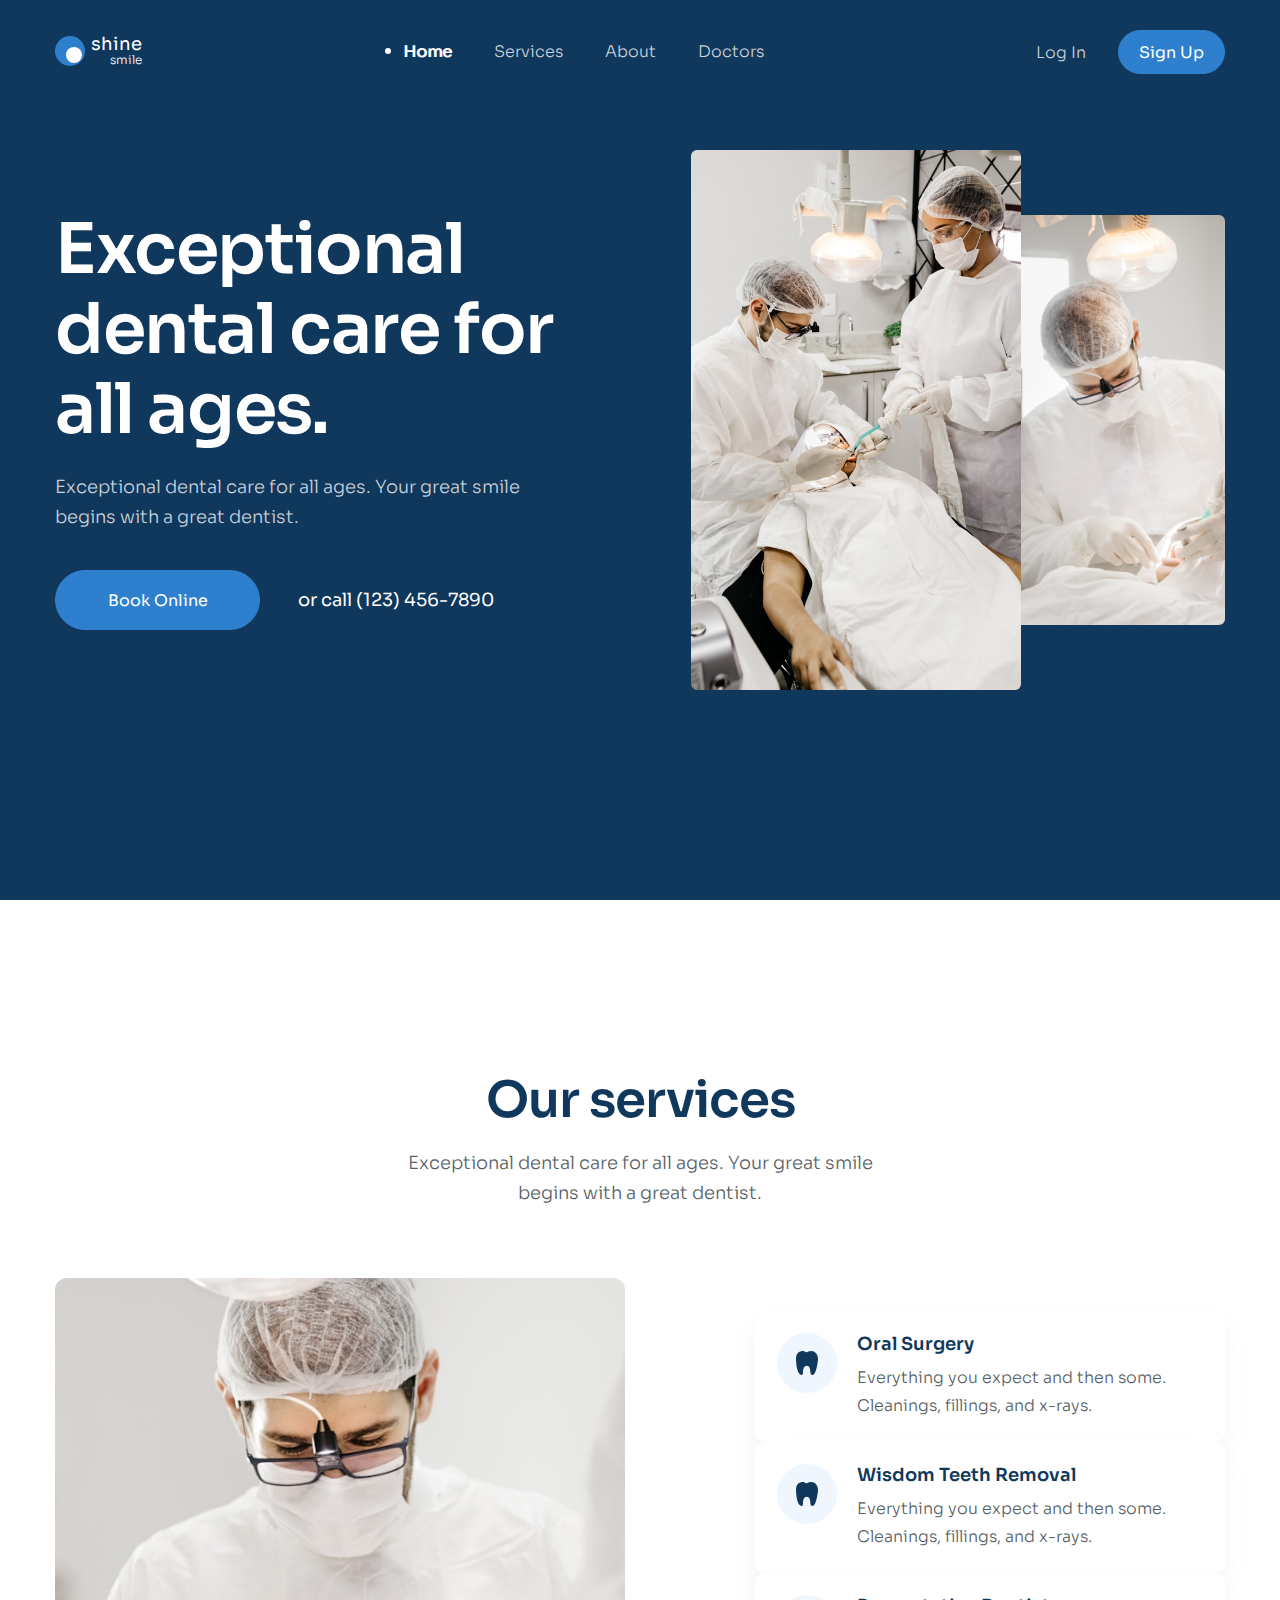
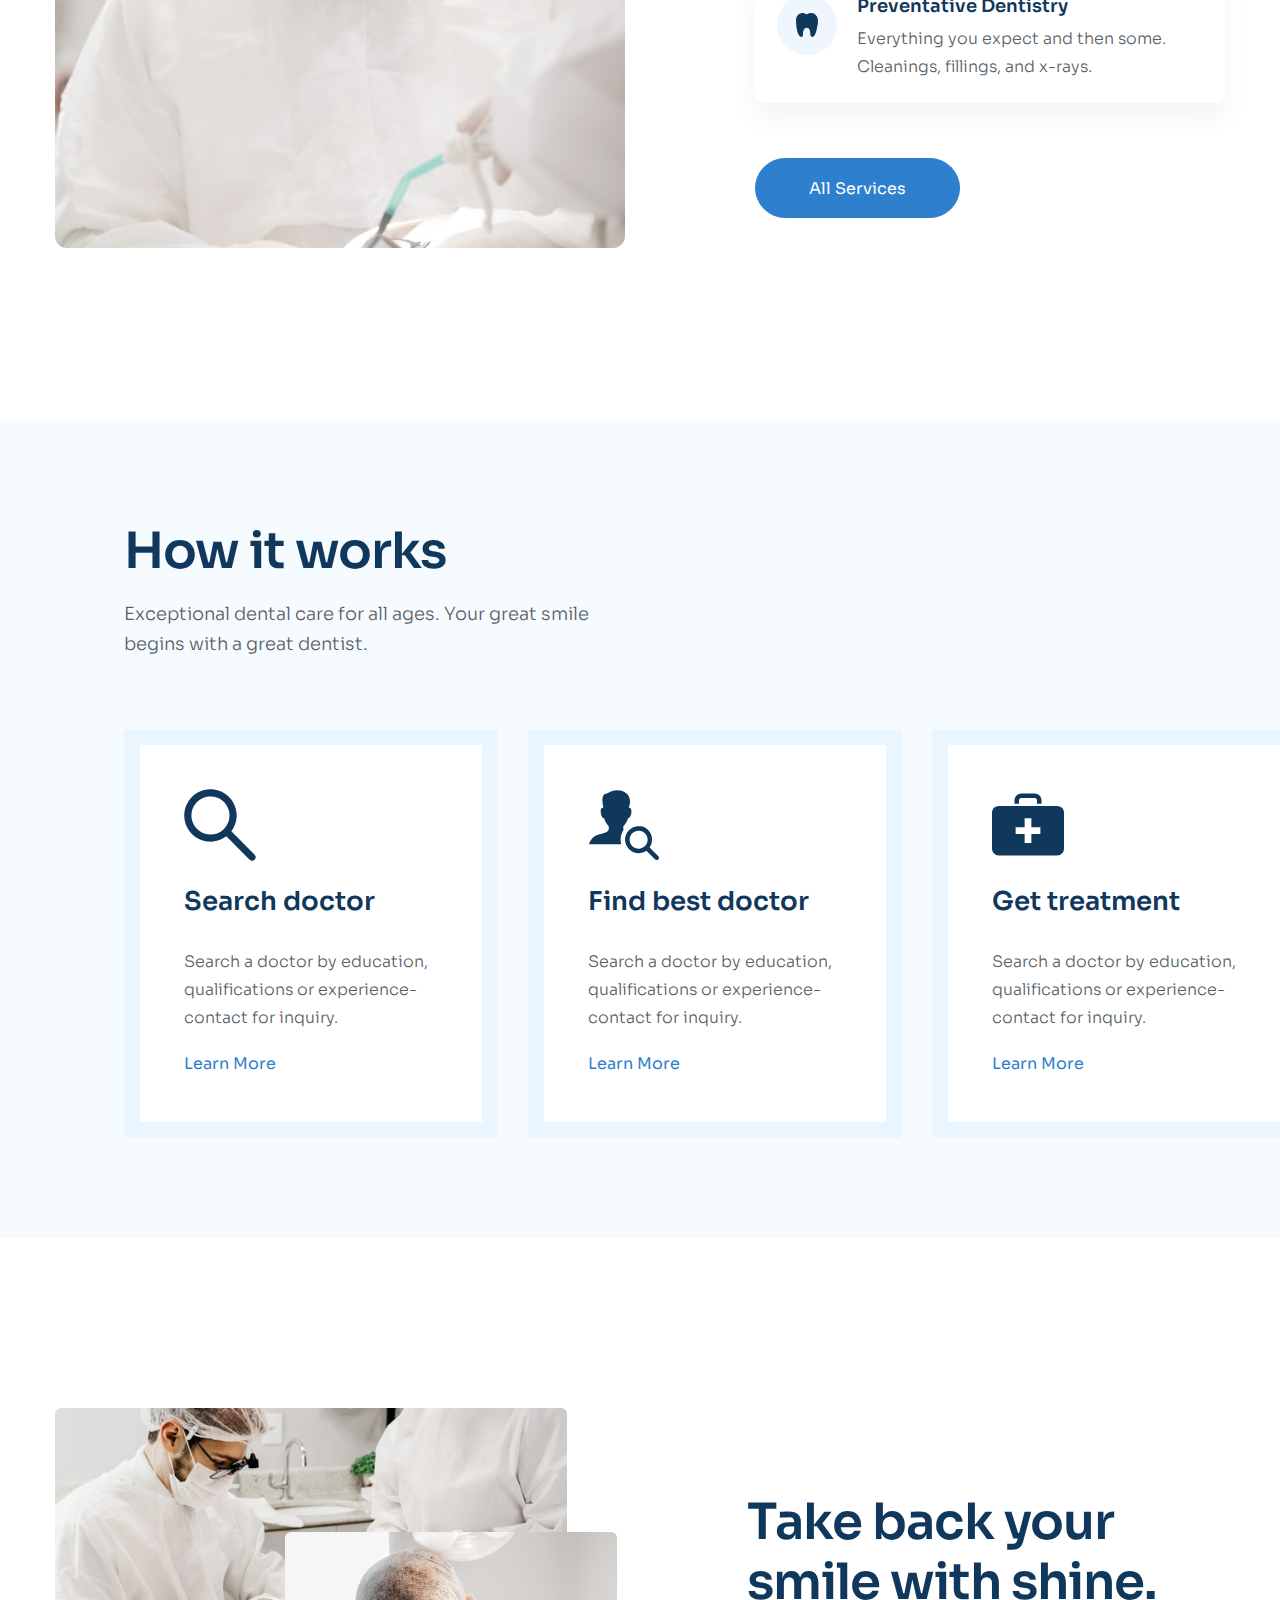
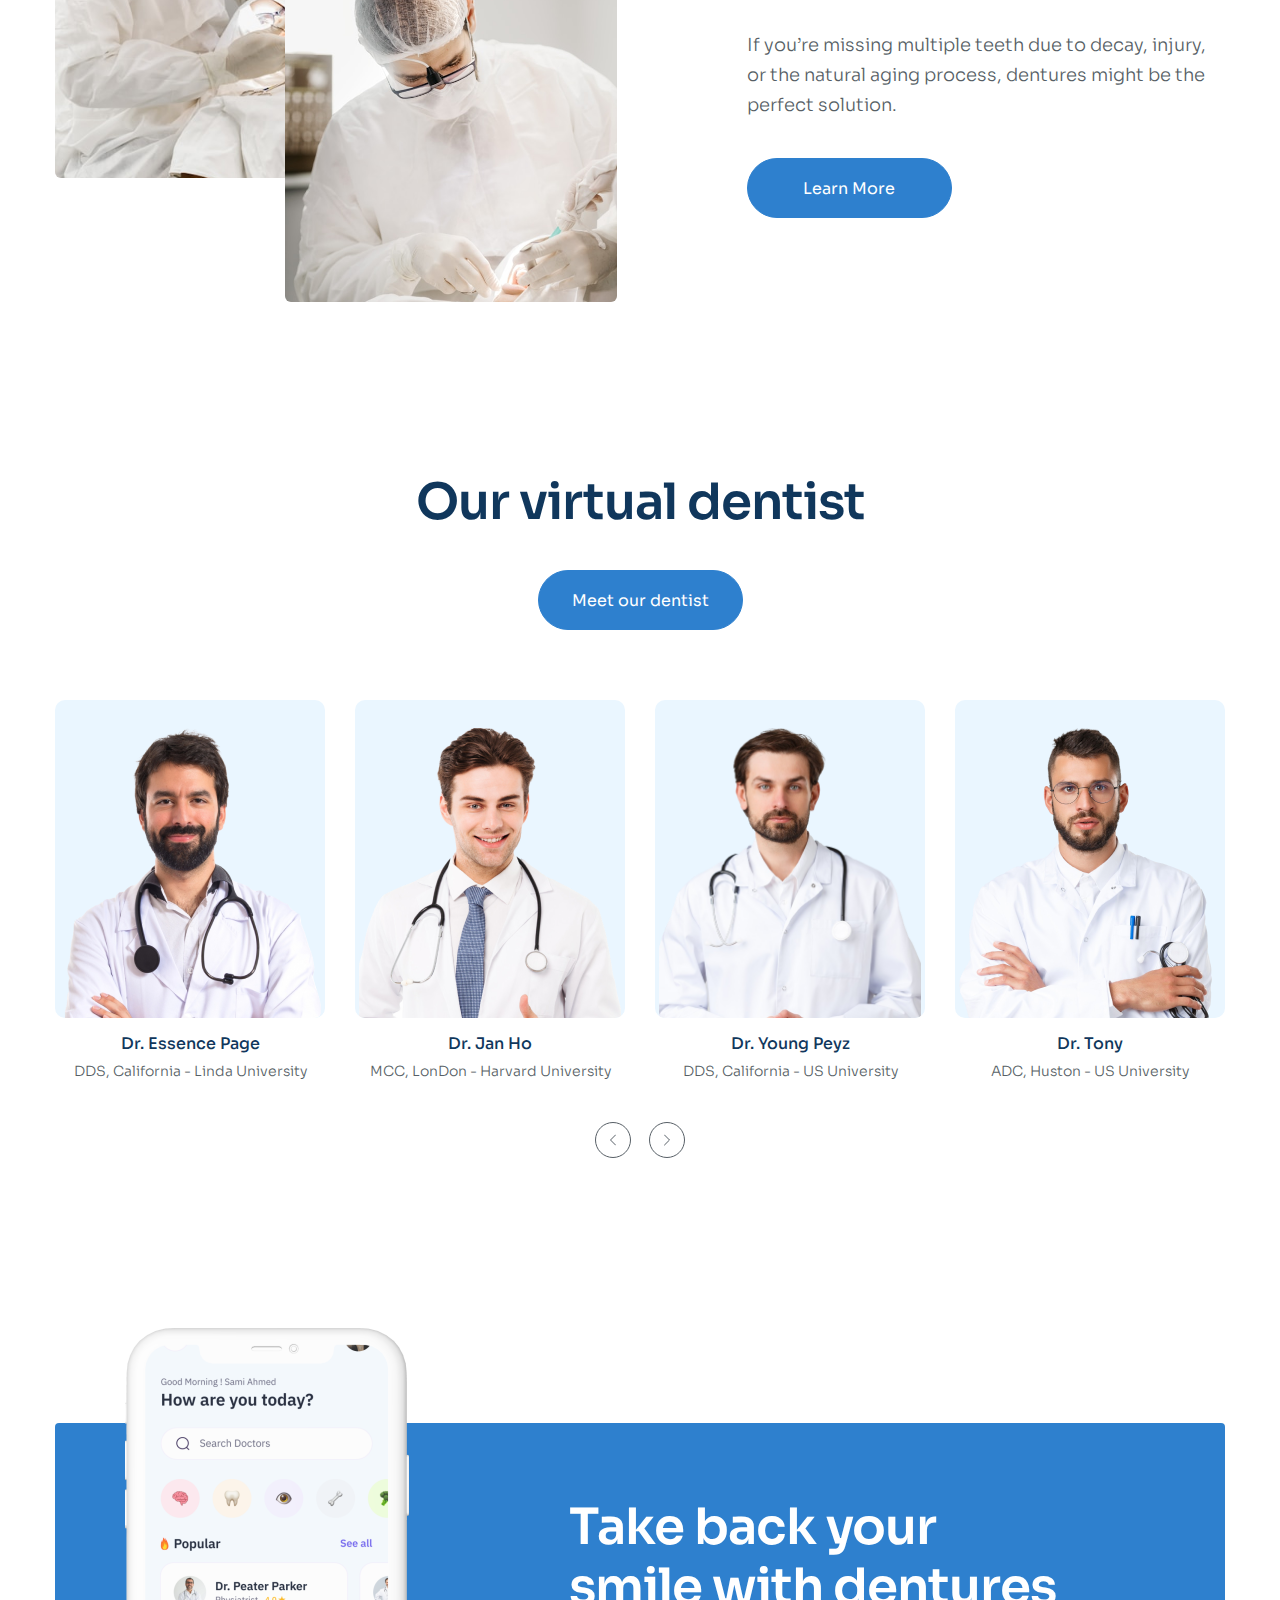
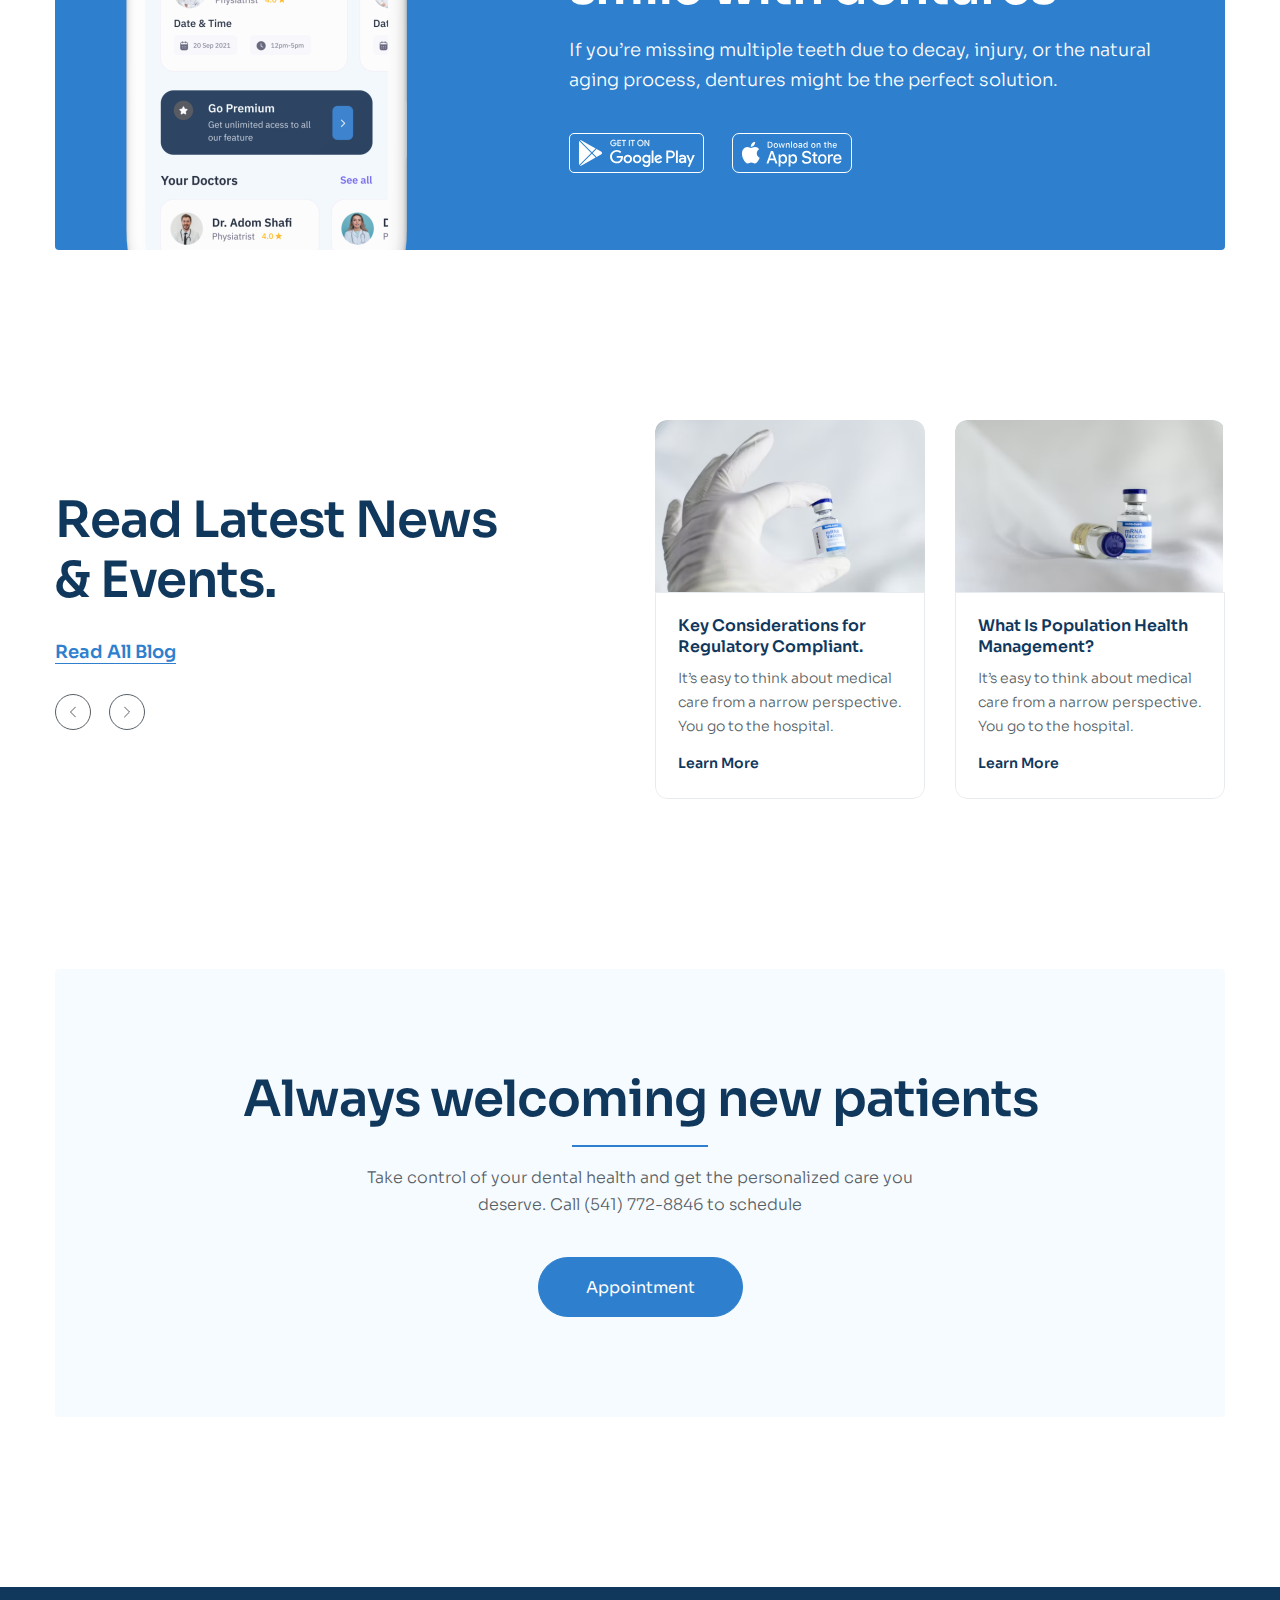
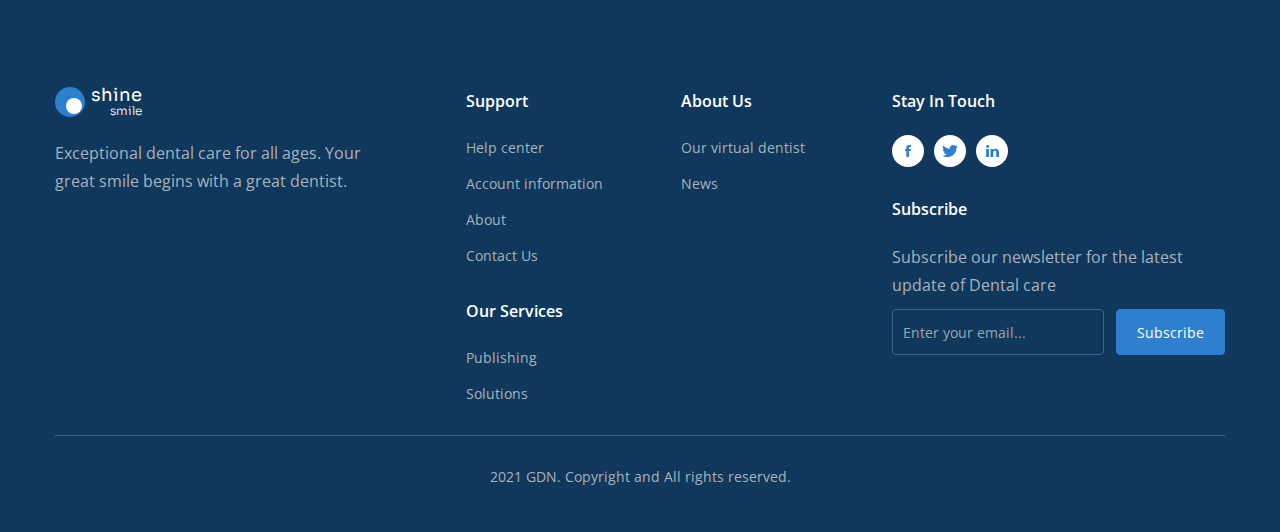
<file: index.html>
<!DOCTYPE html>
<html lang="en">
    <head>
        <meta charset="UTF-8" />
        <meta name="viewport" content="width=device-width, initial-scale=1.0" />
        <!-- FAVICON -->
        <link
            rel="apple-touch-icon"
            sizes="57x57"
            href="./assets/logo.ico/apple-icon-57x57.png"
        />
        <link
            rel="apple-touch-icon"
            sizes="60x60"
            href="./assets/logo.ico/apple-icon-60x60.png"
        />
        <link
            rel="apple-touch-icon"
            sizes="72x72"
            href="./assets/logo.ico/apple-icon-72x72.png"
        />
        <link
            rel="apple-touch-icon"
            sizes="76x76"
            href="./assets/logo.ico/apple-icon-76x76.png"
        />
        <link
            rel="apple-touch-icon"
            sizes="114x114"
            href="./assets/logo.ico/apple-icon-114x114.png"
        />
        <link
            rel="apple-touch-icon"
            sizes="120x120"
            href="./assets/logo.ico/apple-icon-120x120.png"
        />
        <link
            rel="apple-touch-icon"
            sizes="144x144"
            href="./assets/logo.ico/apple-icon-144x144.png"
        />
        <link
            rel="apple-touch-icon"
            sizes="152x152"
            href="./assets/logo.ico/apple-icon-152x152.png"
        />
        <link
            rel="apple-touch-icon"
            sizes="180x180"
            href="./assets/logo.ico/apple-icon-180x180.png"
        />
        <link
            rel="icon"
            type="image/png"
            sizes="192x192"
            href="./assets/logo.ico/android-icon-192x192.png"
        />
        <link
            rel="icon"
            type="image/png"
            sizes="32x32"
            href="./assets/logo.ico/favicon-32x32.png"
        />
        <link
            rel="icon"
            type="image/png"
            sizes="96x96"
            href="./assets/logo.ico/favicon-96x96.png"
        />
        <link
            rel="icon"
            type="image/png"
            sizes="16x16"
            href="./assets/logo.ico/favicon-16x16.png"
        />
        <link rel="manifest" href="./assets/logo.ico/manifest.json" />
        <meta name="msapplication-TileColor" content="#ffffff" />
        <meta
            name="msapplication-TileImage"
            content="./assets/logo.ico/ms-icon-144x144.png"
        />
        <meta name="theme-color" content="#ffffff" />
        <!-- EMBED FONTS -->
        <link rel="preconnect" href="https://fonts.googleapis.com" />
        <link rel="preconnect" href="https://fonts.gstatic.com" crossorigin />
        <link
            href="https://fonts.googleapis.com/css2?family=Open+Sans:ital,wght@0,300..800;1,300..800&family=Sora:wght@100..800&display=swap"
            rel="stylesheet"
        />
        <!-- CSS -->
        <link rel="stylesheet" href="./assets/css/reset.css" />
        <link rel="stylesheet" href="./assets/css/styles.css" />
        <title>Shine Smile</title>
    </head>
    <body>
        <!-- HEADER -->
        <header class="header">
            <div class="container">
                <!-- HEADER-TOP -->
                <div class="header-top">
                    <!-- LOGO -->
                    <a href="\">
                        <div class="logo">
                            <span class="logo__circle"></span>
                            <span class="logo__text">
                                <span class="logo__brand">shine</span>
                                <span class="logo__brand logo__brand--small">
                                    smile
                                </span>
                            </span>
                        </div>
                    </a>
                    <!-- NAVBAR -->
                    <nav class="navbar">
                        <ul class="navbar__list">
                            <li class="navbar__item">
                                <a
                                    href=""
                                    class="navbar__link navbar__link--active"
                                >
                                    Home
                                </a>
                            </li>
                            <li class="navbar__item">
                                <a href="" class="navbar__link">Services</a>
                            </li>
                            <li class="navbar__item">
                                <a href="" class="navbar__link">About</a>
                            </li>
                            <li class="navbar__item">
                                <a href="" class="navbar__link">Doctors</a>
                            </li>
                        </ul>
                    </nav>
                    <!-- ACTION -->
                    <div class="header--action">
                        <a href="#!" class="header--action__login">Log In</a>
                        <button href="#!" class="btn header--action__signup">
                            Sign Up
                        </button>
                    </div>
                </div>
                <!-- HERO -->
                <section class="hero">
                    <section class="hero__content">
                        <h1 class="hero__heading">
                            Exceptional dental care for all ages.
                        </h1>
                        <p class="hero__desc">
                            Exceptional dental care for all ages. Your great
                            smile begins with a great dentist.
                        </p>
                        <div class="hero__row">
                            <a href="#!" class="btn">Book Online</a>
                            <span class="hero__phone"
                                >or call (123) 456-7890</span
                            >
                        </div>
                    </section>
                    <div class="hero__media">
                        <figure class="hero__images">
                            <img
                                src="./assets/img/dental_hero-1.jpg"
                                alt="Dental"
                                class="hero__img"
                            />
                            <img
                                src="./assets/img/dental_hero-2.jpg"
                                alt="Dental"
                                class="hero__img"
                            />
                        </figure>
                    </div>
                </section>
            </div>
        </header>
        <!-- MAIN -->
        <main>
            <!-- SERVICE -->
            <section class="service">
                <div class="container">
                    <h2 class="service__heading section-heading">
                        Our services
                    </h2>
                    <p class="service__desc section-desc">
                        Exceptional dental care for all ages. Your great smile
                        begins with a great dentist.
                    </p>
                    <div class="service-row">
                        <figure class="service__images">
                            <img
                                src="./assets/img/dental_hero-3.jpg"
                                alt=""
                                class="service__img"
                            />
                        </figure>
                        <div>
                            <div class="service__lists">
                                <!-- item-1 -->
                                <section class="service-item">
                                    <div class="service-item__icon">
                                        <svg
                                            width="22"
                                            height="24"
                                            viewBox="0 0 22 24"
                                            fill="none"
                                            xmlns="http://www.w3.org/2000/svg"
                                        >
                                            <path
                                                d="M20.3598 2.63964C17.9506 -0.556131 14.2772 -0.568132 11.2481 1.10682C11.001 1.24657 10.7219 1.31411 10.4406 1.30222C10.1592 1.29033 9.88633 1.19945 9.65105 1.03931C8.49552 0.245717 7.29036 -0.316477 5.13904 0.207462C0.623408 1.3071 0 4.90379 0 8.99816C0.0797353 12.1602 0.500857 15.3032 1.25551 18.3683C2.11836 22.0168 3.90382 24 5.43354 24C6.96326 24 7.00963 22.2204 7.00963 20.8016C7.00963 19.2009 7.39505 14.8009 10.8642 14.8009C13.5317 14.8009 14.3333 18.4013 14.3333 20.8016C14.3329 23.095 15.1722 24 16.6628 24C19.5267 24 20.9796 15.3938 21.3719 13.1237C21.7642 10.8535 22.9882 6.12569 20.3598 2.63964Z"
                                                fill="currentColor"
                                            />
                                        </svg>
                                    </div>
                                    <div class="service-item__body">
                                        <h3 class="service-item__heading">
                                            Oral Surgery
                                        </h3>
                                        <p class="service-item__desc">
                                            Everything you expect and then some.
                                            Cleanings, fillings, and x-rays.
                                        </p>
                                    </div>
                                </section>
                                <!-- item-2 -->
                                <section class="service-item">
                                    <div class="service-item__icon">
                                        <svg
                                            width="22"
                                            height="24"
                                            viewBox="0 0 22 24"
                                            fill="none"
                                            xmlns="http://www.w3.org/2000/svg"
                                        >
                                            <path
                                                d="M20.3598 2.63964C17.9506 -0.556131 14.2772 -0.568132 11.2481 1.10682C11.001 1.24657 10.7219 1.31411 10.4406 1.30222C10.1592 1.29033 9.88633 1.19945 9.65105 1.03931C8.49552 0.245717 7.29036 -0.316477 5.13904 0.207462C0.623408 1.3071 0 4.90379 0 8.99816C0.0797353 12.1602 0.500857 15.3032 1.25551 18.3683C2.11836 22.0168 3.90382 24 5.43354 24C6.96326 24 7.00963 22.2204 7.00963 20.8016C7.00963 19.2009 7.39505 14.8009 10.8642 14.8009C13.5317 14.8009 14.3333 18.4013 14.3333 20.8016C14.3329 23.095 15.1722 24 16.6628 24C19.5267 24 20.9796 15.3938 21.3719 13.1237C21.7642 10.8535 22.9882 6.12569 20.3598 2.63964Z"
                                                fill="currentColor"
                                            />
                                        </svg>
                                    </div>
                                    <div class="service-item__body">
                                        <h3 class="service-item__heading">
                                            Wisdom Teeth Removal
                                        </h3>
                                        <p class="service-item__desc">
                                            Everything you expect and then some.
                                            Cleanings, fillings, and x-rays.
                                        </p>
                                    </div>
                                </section>
                                <!-- item-1 -->
                                <section class="service-item">
                                    <div class="service-item__icon">
                                        <svg
                                            width="22"
                                            height="24"
                                            viewBox="0 0 22 24"
                                            fill="none"
                                            xmlns="http://www.w3.org/2000/svg"
                                        >
                                            <path
                                                d="M20.3598 2.63964C17.9506 -0.556131 14.2772 -0.568132 11.2481 1.10682C11.001 1.24657 10.7219 1.31411 10.4406 1.30222C10.1592 1.29033 9.88633 1.19945 9.65105 1.03931C8.49552 0.245717 7.29036 -0.316477 5.13904 0.207462C0.623408 1.3071 0 4.90379 0 8.99816C0.0797353 12.1602 0.500857 15.3032 1.25551 18.3683C2.11836 22.0168 3.90382 24 5.43354 24C6.96326 24 7.00963 22.2204 7.00963 20.8016C7.00963 19.2009 7.39505 14.8009 10.8642 14.8009C13.5317 14.8009 14.3333 18.4013 14.3333 20.8016C14.3329 23.095 15.1722 24 16.6628 24C19.5267 24 20.9796 15.3938 21.3719 13.1237C21.7642 10.8535 22.9882 6.12569 20.3598 2.63964Z"
                                                fill="currentColor"
                                            />
                                        </svg>
                                    </div>
                                    <div class="service-item__body">
                                        <h3 class="service-item__heading">
                                            Preventative Dentistry
                                        </h3>
                                        <p class="service-item__desc">
                                            Everything you expect and then some.
                                            Cleanings, fillings, and x-rays.
                                        </p>
                                    </div>
                                </section>
                            </div>
                            <a href="" class="btn">All Services</a>
                        </div>
                    </div>
                </div>
            </section>
            <!-- WORKS -->
            <section class="work">
                <div class="container">
                    <h2 class="section-heading">How it works</h2>
                    <p class="section-desc work__desc">
                        Exceptional dental care for all ages. Your great smile
                        begins with a great dentist.
                    </p>
                    <div class="work__list">
                        <!-- Work 1 -->
                        <section class="work-item">
                            <img
                                src="./assets/icon/search.svg"
                                alt=""
                                class="work-item__icon"
                            />
                            <h3 class="work-item__heading">Search doctor</h3>
                            <p class="work-item__desc">
                                Search a doctor by education, qualifications or
                                experience-contact for inquiry.
                            </p>
                            <a href="" class="work-item__more">Learn More</a>
                        </section>
                        <!-- Work 2 -->
                        <section class="work-item">
                            <img
                                src="./assets/icon/find.svg"
                                alt=""
                                class="work-item__icon"
                            />
                            <h3 class="work-item__heading">Find best doctor</h3>
                            <p class="work-item__desc">
                                Search a doctor by education, qualifications or
                                experience-contact for inquiry.
                            </p>
                            <a href="" class="work-item__more">Learn More</a>
                        </section>
                        <!-- Work 3 -->
                        <section class="work-item">
                            <img
                                src="./assets/icon/healing.svg"
                                alt=""
                                class="work-item__icon"
                            />
                            <h3 class="work-item__heading">Get treatment</h3>
                            <p class="work-item__desc">
                                Search a doctor by education, qualifications or
                                experience-contact for inquiry.
                            </p>
                            <a href="" class="work-item__more">Learn More</a>
                        </section>
                    </div>
                </div>
            </section>
            <!-- FEATURE -->
            <section class="feature">
                <div class="container">
                    <div class="feature__inner">
                        <div class="feature__media">
                            <figure class="feature__images">
                                <img
                                    src="./assets/img/dental_hero-1.jpg"
                                    alt=""
                                    class="feature__img"
                                />
                                <img
                                    src="./assets/img/dental_hero-2.jpg"
                                    alt=""
                                    class="feature__img"
                                />
                            </figure>
                        </div>
                        <section class="feature__content">
                            <h2 class="section-heading">
                                Take back your smile with shine.
                            </h2>
                            <p class="section-desc">
                                If you’re missing multiple teeth due to decay,
                                injury, or the natural aging process, dentures
                                might be the perfect solution.
                            </p>
                            <a href="#!" class="btn feature__cta">Learn More</a>
                        </section>
                    </div>
                </div>
            </section>
            <!-- MEMBER -->
            <section class="member" id="member">
                <div class="container">
                    <header class="member__header">
                        <h2 class="section-heading">Our virtual dentist</h2>
                        <a href="#!" class="btn member__cta"
                            >Meet our dentist</a
                        >
                    </header>
                    <div class="member__lists">
                        <!-- Card 1 -->
                        <article class="member-item">
                            <div class="member-item__img-bg">
                                <img
                                    src="./assets/img/Doctor-1.png"
                                    alt=""
                                    class="member-item__thumb"
                                />
                            </div>
                            <h3 class="member-item__name">Dr. Essence Page</h3>
                            <p class="member-item__title">
                                DDS, California - Linda University
                            </p>
                        </article>
                        <!-- Card 2 -->
                        <article class="member-item">
                            <div class="member-item__img-bg">
                                <img
                                    src="./assets/img/Doctor-2.png"
                                    alt=""
                                    class="member-item__thumb"
                                />
                            </div>
                            <h3 class="member-item__name">Dr. Jan Ho</h3>
                            <p class="member-item__title">
                                MCC, LonDon - Harvard University
                            </p>
                        </article>
                        <!-- Card 3 -->
                        <article class="member-item">
                            <div class="member-item__img-bg">
                                <img
                                    src="./assets/img/Doctor-3.png"
                                    alt=""
                                    class="member-item__thumb"
                                />
                            </div>
                            <h3 class="member-item__name">Dr. Young Peyz</h3>
                            <p class="member-item__title">
                                DDS, California - US University
                            </p>
                        </article>
                        <!-- Card 4 -->
                        <article class="member-item">
                            <div class="member-item__img-bg">
                                <img
                                    src="./assets/img/Doctor-4.png"
                                    alt=""
                                    class="member-item__thumb"
                                />
                            </div>
                            <h3 class="member-item__name">Dr. Tony</h3>
                            <p class="member-item__title">
                                ADC, Huston - US University
                            </p>
                        </article>
                    </div>
                    <div class="member__control controll">
                        <!-- PRE -->
                        <button class="controll__btn">
                            <svg
                                width="6"
                                height="12"
                                viewBox="0 0 6 12"
                                fill="none"
                                xmlns="http://www.w3.org/2000/svg"
                            >
                                <path
                                    d="M5.5 1L0.5 6L5.5 11"
                                    stroke="currentColor"
                                    stroke-linecap="round"
                                    stroke-linejoin="round"
                                />
                            </svg>
                        </button>
                        <!-- NEXT -->
                        <button class="controll__btn">
                            <svg
                                width="6"
                                height="12"
                                viewBox="0 0 6 12"
                                fill="none"
                                xmlns="http://www.w3.org/2000/svg"
                            >
                                <path
                                    d="M5.5 1L0.5 6L5.5 11"
                                    stroke="currentColor"
                                    stroke-linecap="round"
                                    stroke-linejoin="round"
                                />
                            </svg>
                        </button>
                    </div>
                </div>
            </section>
            <!-- INSTALL -->
            <section class="install">
                <div class="container">
                    <div class="install__inner">
                        <figure>
                            <img
                                src="./assets/img/install_ractangle.png"
                                alt=""
                                class="install__img"
                            />
                        </figure>
                        <section class="install__content">
                            <h2 class="install__heading section-heading">
                                Take back your smile with dentures
                            </h2>
                            <p class="install__desc section-desc">
                                If you’re missing multiple teeth due to decay,
                                injury, or the natural aging process, dentures
                                might be the perfect solution.
                            </p>
                            <div class="install__row">
                                <a href="#!">
                                    <img
                                        src="./assets/icon/Google Play.svg"
                                        alt=""
                                        class="install__btn--img"
                                    />
                                </a>
                                <a href="#!">
                                    <img
                                        src="./assets/icon/App Store.svg"
                                        alt=""
                                        class="install__btn--img"
                                    />
                                </a>
                            </div>
                        </section>
                    </div>
                </div>
            </section>
            <!-- NEWS -->
            <section class="news">
                <div class="container">
                    <div class="news__inner">
                        <section class="news__content">
                            <h2 class="news__heading section-heading">
                                Read Latest News & Events.
                            </h2>
                            <a href="#!" class="news__more">Read All Blog</a>
                            <div class="controll">
                                <!-- PRE -->
                                <button class="controll__btn">
                                    <svg
                                        width="6"
                                        height="12"
                                        viewBox="0 0 6 12"
                                        fill="none"
                                        xmlns="http://www.w3.org/2000/svg"
                                    >
                                        <path
                                            d="M5.5 1L0.5 6L5.5 11"
                                            stroke="currentColor"
                                            stroke-linecap="round"
                                            stroke-linejoin="round"
                                        />
                                    </svg>
                                </button>
                                <!-- NEXT -->
                                <button class="controll__btn">
                                    <svg
                                        width="6"
                                        height="12"
                                        viewBox="0 0 6 12"
                                        fill="none"
                                        xmlns="http://www.w3.org/2000/svg"
                                    >
                                        <path
                                            d="M5.5 1L0.5 6L5.5 11"
                                            stroke="currentColor"
                                            stroke-linecap="round"
                                            stroke-linejoin="round"
                                        />
                                    </svg>
                                </button>
                            </div>
                        </section>
                        <div class="news__list">
                            <article class="news-item">
                                <figure>
                                    <a href="#!">
                                        <img
                                            src="./assets/img/News-1.png"
                                            alt=""
                                            class="news-item__thumb"
                                        />
                                    </a>
                                </figure>
                                <section class="news-item__body">
                                    <h3>
                                        <a href="#!" class="news-item__heading">
                                            Key Considerations for Regulatory
                                            Compliant.
                                        </a>
                                    </h3>
                                    <p class="news-item__desc">
                                        It’s easy to think about medical care
                                        from a narrow perspective. You go to the
                                        hospital.
                                    </p>
                                    <a href="#!" class="news-item__more">
                                        Learn More
                                    </a>
                                </section>
                            </article>
                            <article class="news-item">
                                <figure>
                                    <a href="#!">
                                        <img
                                            src="./assets/img/News-2.png"
                                            alt=""
                                            class="news-item__thumb"
                                        />
                                    </a>
                                </figure>
                                <section class="news-item__body">
                                    <h3>
                                        <a href="#!" class="news-item__heading">
                                            What Is Population Health
                                            Management?
                                        </a>
                                    </h3>
                                    <p class="news-item__desc">
                                        It’s easy to think about medical care
                                        from a narrow perspective. You go to the
                                        hospital.
                                    </p>
                                    <a href="#!" class="news-item__more">
                                        Learn More
                                    </a>
                                </section>
                            </article>
                        </div>
                    </div>
                </div>
            </section>
            <!-- CTA APPOINTMENT-->
            <seciton class="appointment">
                <div class="container">
                    <div class="appointment__inner">
                        <h2 class="appointment__heading section-heading">
                            Always welcoming new patients
                        </h2>
                        <p class="appointment__desc section-desc">
                            Take control of your dental health and get the
                            personalized care you deserve. Call (541) 772-8846
                            to schedule
                        </p>
                        <a href="#!" class="btn">Appointment</a>
                    </div>
                </div>
            </seciton>
        </main>
        <!-- FOOTER -->
        <footer class="footer">
            <div class="container">
                <div class="footer__row">
                    <div class="footer__column">
                        <a href="\">
                            <div class="logo">
                                <span class="logo__circle"></span>
                                <span class="logo__text">
                                    <span class="logo__brand">shine</span>
                                    <span
                                        class="logo__brand logo__brand--small"
                                    >
                                        smile
                                    </span>
                                </span>
                            </div>
                        </a>
                        <p class="footer__desc">
                            Exceptional dental care for all ages. Your great
                            smile begins with a great dentist.
                        </p>
                    </div>
                    <div class="footer__column">
                        <h3 class="footer__heading">Support</h3>
                        <ul class="footer__list">
                            <li class="footer__item">
                                <a href="#!" class="footer__links"
                                    >Help center</a
                                >
                            </li>
                            <li class="footer__item">
                                <a href="#!" class="footer__links">
                                    Account information
                                </a>
                            </li>
                            <li class="footer__item">
                                <a href="" class="footer__links">About</a>
                            </li>
                            <li class="footer__item">
                                <a href="" class="footer__links">Contact Us</a>
                            </li>
                        </ul>

                        <h3 class="footer__heading">Our Services</h3>
                        <ul class="footer__list">
                            <li class="footer__item">
                                <a href="#!" class="footer__links"
                                    >Publishing</a
                                >
                            </li>
                            <li class="footer__item">
                                <a href="#!" class="footer__links">Solutions</a>
                            </li>
                        </ul>
                    </div>
                    <div class="footer__column">
                        <h3 class="footer__heading">About Us</h3>
                        <ul class="footer__list">
                            <li class="footer__item">
                                <a href="#member" class="footer__links"
                                    >Our virtual dentist
                                </a>
                            </li>
                            <li class="footer__item">
                                <a href="#!" class="footer__links">News</a>
                            </li>
                        </ul>
                    </div>
                    <div class="footer__column">
                        <h3 class="footer__heading">Stay In Touch</h3>
                        <div class="footer__social">
                            <a href="#!" class="footer__social-btn">
                                <svg
                                    width="6"
                                    height="12"
                                    viewBox="0 0 6 12"
                                    fill="none"
                                    xmlns="http://www.w3.org/2000/svg"
                                >
                                    <path
                                        d="M3.98981 11.9358V6.0302H5.76473L6 3.9517H3.98981L3.9928 2.91132C3.9928 2.3692 4.0477 2.07885 4.87783 2.07885H5.98755V0H4.21224C2.07977 0 1.32931 1.00825 1.32931 2.70405V3.95186H0V6.03055H1.32931V11.8521C1.84718 11.9489 2.38257 12 2.93075 12C3.28487 12 3.63863 11.9786 3.98981 11.9358Z"
                                        fill="currentColor"
                                    />
                                </svg>
                            </a>
                            <a href="#!" class="footer__social-btn">
                                <svg
                                    width="16"
                                    height="12"
                                    viewBox="0 0 16 12"
                                    fill="none"
                                    xmlns="http://www.w3.org/2000/svg"
                                >
                                    <path
                                        d="M16 1.42062C15.405 1.66154 14.771 1.82123 14.11 1.89877C14.79 1.524 15.309 0.935077 15.553 0.225231C14.919 0.574154 14.219 0.820615 13.473 0.958154C12.871 0.366462 12.013 0 11.077 0C9.261 0 7.799 1.36062 7.799 3.02862C7.799 3.26862 7.821 3.49938 7.875 3.71908C5.148 3.59631 2.735 2.38985 1.114 0.552C0.831 1.00523 0.665 1.524 0.665 2.08246C0.665 3.13108 1.25 4.06062 2.122 4.59877C1.595 4.58954 1.078 4.44831 0.64 4.22585C0.64 4.23508 0.64 4.24708 0.64 4.25908C0.64 5.73046 1.777 6.95262 3.268 7.23415C3.001 7.30154 2.71 7.33385 2.408 7.33385C2.198 7.33385 1.986 7.32277 1.787 7.28215C2.212 8.48123 3.418 9.36277 4.852 9.39138C3.736 10.1972 2.319 10.6828 0.785 10.6828C0.516 10.6828 0.258 10.6717 0 10.6412C1.453 11.5062 3.175 12 5.032 12C11.068 12 14.368 7.38462 14.368 3.384C14.368 3.25015 14.363 3.12092 14.356 2.99262C15.007 2.56615 15.554 2.03354 16 1.42062Z"
                                        fill="currentColor"
                                    />
                                </svg>
                            </a>
                            <a href="#!" class="footer__social-btn">
                                <svg
                                    width="13"
                                    height="12"
                                    viewBox="0 0 13 12"
                                    fill="none"
                                    xmlns="http://www.w3.org/2000/svg"
                                >
                                    <path
                                        d="M0 1.39394C0 0.989891 0.146401 0.656558 0.439189 0.393939C0.731978 0.131309 1.11262 0 1.58108 0C2.04119 0 2.41344 0.129285 2.69788 0.387879C2.99066 0.654545 3.13707 1.00201 3.13707 1.4303C3.13707 1.81818 2.99486 2.14141 2.71042 2.4C2.41764 2.66667 2.03282 2.8 1.55598 2.8H1.54344C1.08333 2.8 0.711072 2.66667 0.426641 2.4C0.142209 2.13333 0 1.79798 0 1.39394ZM0.163127 12V3.90303H2.94884V12H0.163127ZM4.49228 12H7.27799V7.47879C7.27799 7.19595 7.31146 6.97777 7.37838 6.82424C7.49549 6.54949 7.67326 6.31716 7.91168 6.12727C8.1501 5.93737 8.44916 5.84242 8.80888 5.84242C9.74582 5.84242 10.2143 6.45252 10.2143 7.67273V12H13V7.35758C13 6.16161 12.7072 5.25455 12.1216 4.63636C11.536 4.01818 10.7622 3.70909 9.80019 3.70909C8.72104 3.70909 7.88031 4.15758 7.27799 5.05455V5.07879H7.26544L7.27799 5.05455V3.90303H4.49228C4.509 4.16161 4.51737 4.96565 4.51737 6.31515C4.51737 7.66464 4.509 9.55959 4.49228 12Z"
                                        fill="currentColor"
                                    />
                                </svg>
                            </a>
                        </div>
                        <h3 class="footer__heading">Subscribe</h3>
                        <p class="footer__desc">
                            Subscribe our newsletter for the latest update of
                            Dental care
                        </p>
                        <form class="footer-form" action="">
                            <input
                                class="footer-form__input"
                                type="email"
                                name="email"
                                id="email"
                                placeholder="Enter your email..."
                            />
                            <button
                                class="btn footer-form__submit"
                                type="submit"
                            >
                                Subscribe
                            </button>
                        </form>
                    </div>
                </div>

                <div class="footer__copyright">
                    <p class="footer__copyright-text">
                        2021 GDN. Copyright and All rights reserved.
                    </p>
                </div>
            </div>
        </footer>
    </body>
</html>
</file>
<file: assets/css/styles.css>
* {
    box-sizing: border-box;
}

/* ROOT */
:root {
    --header-bg: #10375c;
}

html {
    font-size: 62.5%;
}

body {
    font-size: 1.6rem;
    font-family: "Sora", sans-serif;
}
/* COMMON */
a {
    text-decoration: none;
}

input,
textarea,
select,
button {
    font-family: inherit;
    font-size: inherit;
}

.container {
    width: 1170px;
    max-width: calc(100% - 48px);
    margin: 0 auto;
}

.btn {
    --height: 60px;
    display: inline-block;
    min-width: 205px;
    height: var(--height);
    padding: 0 20px;
    border-radius: 99px;
    border: 1px solid #2e80ce;
    font-size: 1.6rem;
    font-weight: 400;
    text-align: center;
    line-height: var(--height);
    color: #fff;
    background: #2e80ce;
}

.btn:hover {
    background: #2e80ce;
    color: #fff;
    opacity: 0.9;
    cursor: pointer;
}

.section-heading {
    font-weight: 600;
    font-size: 5rem;
    line-height: 1.2;
    letter-spacing: -0.02em;
    color: #10375c;
}

.section-desc {
    margin-top: 18px;
    font-weight: 300;
    font-size: 1.8rem;
    line-height: 1.67;
    color: #575f66;
}

.controll {
    display: flex;
    column-gap: 18px;
}

.controll__btn {
    display: flex;
    align-items: center;
    justify-content: center;
    width: 36px;
    height: 36px;
    border-radius: 50%;
    border: 1px solid #575f66;
    outline: none;
    color: #575f66;
    background: #fff;
    transition: 0.25s;
}

.controll__btn:hover {
    border-color: #2e80ce;
    background: #2e80ce;
    color: #fff;
    cursor: pointer;
}

.controll__btn:last-child {
    rotate: 180deg;
}
/* HEADER */
.header {
    min-height: 100vh;
    background: var(--header-bg);
    padding-top: 30px;
}

.logo {
    position: relative;
    display: inline-flex;
    font-size: 1rem;
}

.logo__circle::before,
.logo__circle::after {
    content: "";
    display: inline-block;
    border-radius: 50%;
}

.logo__circle::before {
    width: 3em;
    height: 3em;
    background: #2e80ce;
}

.logo__circle::after {
    position: absolute;
    top: 1.1em;
    left: 1.1em;
    width: 1.6em;
    height: 1.6em;
    background: #fff;
}

.logo__text {
    margin-left: 0.6em;
    text-align: right;
    line-height: 1.6em;
    color: #fff;
}

.logo__brand {
    display: block;
    font-family: "Sora", sans-serif;
    font-weight: 400;
    font-size: 1.8em;
}

.logo__brand--small {
    font-size: 1.2em;
    font-weight: 300;
}

/* NAVBAR */
.header-top {
    display: flex;
    align-items: center;
    justify-content: space-between;
}

.navbar__list {
    display: flex;
}
.header--action__login,
.navbar__link {
    padding: 4px 21px;
    font-size: 1.6rem;
    font-weight: 300;
    color: #c9d2da;
}

.navbar__link:hover,
.navbar__link--active {
    font-weight: 400;
    text-shadow: 1px 0 0 currentColor;
    color: #fff;
}

.navbar__link--active::before {
    position: relative;
    left: -8px;
    top: -3px;
    content: "";
    display: inline-block;
    width: 6px;
    height: 6px;
    border-radius: 50%;
    background: #fff;
}

/* BUTTON */

.header--action__signup {
    --height: 44px;
    min-width: 104px;
}

.header--action__login {
    margin-right: 7px;
}

/* HERO */
.hero {
    display: flex;
    align-items: center;
    margin-top: 76px;
}

.hero__content {
    flex-shrink: 0;
    width: 44%;
}

.hero__heading {
    color: #fff;
    font-size: 7rem;
    font-weight: 600;
    line-height: 1.14; /* 114.286% */
    letter-spacing: -0.02em;
}

.hero__desc {
    margin-top: 22px;
    color: #c9d2da;
    font-size: 1.8rem;
    font-weight: 300;
    line-height: 1.67;
}

.hero__row {
    display: flex;
    align-items: center;
    margin-top: 38px;
}

.hero__phone {
    margin-left: 38px;
    font-size: 1.8rem;
    line-height: 1.67;
    color: #fff;
}

.hero__media {
    flex-grow: 1;
}

.hero__images {
    display: flex;
    justify-content: flex-end;
    align-items: center;
}

.hero__img {
    width: 330px;
    height: 540px;
    border-radius: 6px;
    object-fit: cover;
}

.hero__img:first-child {
    position: relative;
    margin-right: -6px;
}

.hero__img:last-child {
    width: 210px;
    height: 410px;
}

/* SERVICES */
.service {
    padding: 170px 0;
}

.service__heading,
.service__desc {
    text-align: center;
}

.service__desc {
    width: 468px;
    margin-left: auto;
    margin-right: auto;
}

.service-row {
    display: flex;
    justify-content: space-between;
    align-items: center;
    margin-top: 70px;
}

.service__img {
    width: 570px;
    height: 570px;
    border-radius: 12px;
    object-fit: cover;
}

.service__lists {
    margin-bottom: 55px;
}

.service-item {
    display: flex;
    width: 470px;
    padding: 22px;
    background: #fff;
    border-radius: 10px;
    box-shadow: 0px 14px 28px 0px rgba(0, 0, 0, 0.05);
    transition: 0.25s;
}

.service-item:hover {
    position: relative;
    box-shadow: 0px 14px 28px 0px rgba(0, 0, 0, 0.05);
}

.service-item:hover .service-item__icon {
    background: #2e80ce;
    color: #fff;
}

.service-item__icon {
    display: flex;
    align-items: center;
    justify-content: center;
    flex-shrink: 0;
    width: 60px;
    height: 60px;
    background: #eff6fd;
    border-radius: 50%;
    color: #10375c;
    transition: 0.25s;
}

.service-item__body {
    margin-left: 20px;
}

.service-item__heading {
    font-size: 1.8rem;
    font-weight: 600;
    color: #10375c;
    line-height: 1.27;
}

.service-item__desc {
    margin-top: 8px;
    font-size: 1.6rem;
    font-weight: 300;
    line-height: 1.75; /* 175% */
    color: #575f66;
}

/* WORK */
.work {
    padding: 100px;
    background: #f6fbff;
}

.work__desc {
    width: 468px;
}

.work__list {
    display: grid;
    grid-template-columns: repeat(3, 1fr);
    column-gap: 30px;
    margin-top: 70px;
}

.work-item {
    padding: 44px;
    border: 16px solid #eaf6ff;
    border-radius: 4px;
    background: #fff;
    transition: 0.25s;
}

.work-item:hover {
    transform: translateY(-16px);
    border-color: #2e80ce;
}

.work-item__icon {
    width: 72px;
    height: 72px;
}

.work-item__heading {
    margin-top: 20px;
    font-weight: 600;
    font-size: 2.6rem;
    line-height: 1.38;
    color: #10375c;
}

.work-item__desc {
    margin-top: 28px;
    width: 254px;
    font-size: 1.6rem;
    font-weight: 300;
    line-height: 1.75; /* 175% */
    color: #575f66;
}

.work-item__more {
    display: inline-block;
    margin-top: 18px;
    font-size: 1.6rem;
    line-height: 1.75; /* 175% */
    color: #2e80ce;
}

/* FEATURE */
.feature {
    margin-top: 85px;
    padding: 85px 0;
}

.feature__inner {
    display: flex;
    align-items: center;
    column-gap: 130px;
}

.feature__media {
    width: 48%;
}

.feature__images {
    position: relative;
    padding: 0 58px 121px 0;
}
.feature__img {
    width: 512px;
    height: 370px;
    border-radius: 6px;
    object-fit: cover;
}

.feature__img:last-child {
    position: absolute;
    right: 0;
    bottom: 0;
    width: 332px;
    height: 370px;
}

.feature__cta {
    margin-top: 38px;
}

/* MEMBER */
.member {
    padding: 85px 0;
    text-align: center;
}
.member__header {
    display: flex;
    flex-direction: column;
    align-items: center;
}

.member__cta {
    margin-top: 38px;
}

.member__lists {
    margin-top: 70px;
    display: grid;
    grid-template-columns: repeat(4, 1fr);
    column-gap: 30px;
}

.member__control {
    justify-content: center;
    margin-top: 38px;
}

.member-item__img-bg {
    padding: 28px 4px 0;
    border-radius: 10px;
    background: #eaf6ff;
    overflow: hidden;
}

.member-item__thumb {
    display: block;
    max-width: 100%;
    height: 290px;
    object-fit: cover;
    transition: 0.25s;
}

.member-item:hover .member-item__thumb {
    transform: scale(1.1);
}

.member-item__name {
    margin-top: 12px;
    font-weight: 500;
    font-size: 1.6rem;
    line-height: 1.75;
    color: #10375c;
}

.member-item__title {
    font-size: 1.4rem;
    font-weight: 300;
    line-height: 1.86;
    color: #575f66;
}

/* INSTALL */
.install {
    margin-top: 180px;
}

.install__inner {
    display: flex;
    align-items: center;
    justify-content: space-between;
    padding: 0 70px;
    border-radius: 4px;
    background: #2e80ce;
}

.install__img {
    display: block;
    width: 284px;
    height: 522px;
    margin-top: -95px;
    object-fit: cover;
}

.install__content {
    max-width: 586px;
}

.install__heading,
.install__desc {
    color: #fff;
}

.install__heading {
    max-width: 489px;
}

.install__row {
    display: flex;
    column-gap: 28px;
    margin-top: 38px;
}

/* NEWS */
.news {
    margin: 85px 0;
    padding: 85px 0;
}

.news__inner {
    display: flex;
    align-items: center;
    justify-content: space-between;
}

.news__content {
    flex-shrink: 0;
}
.news__heading {
    max-width: 470px;
}
.news__more {
    display: inline-block;
    margin: 28px 0;
    font-size: 1.8rem;
    font-weight: 600;
    line-height: 1.56; /* 155.556% */
    text-decoration-line: underline;
    text-underline-offset: 5px;
    color: #2e80ce;
}

.news__more:hover {
    color: #10375c;
}

.news__list {
    display: flex;
    column-gap: 30px;
    max-width: 570px;
}

.news-item {
    flex: 1;
    border-radius: 12px;
    overflow: hidden;
    transition: 0.25s;
}

.news-item:hover {
    box-shadow: rgba(0, 0, 0, 0.16) 0px 10px 36px 0px,
        rgba(0, 0, 0, 0.06) 0px 0px 0px 1px;
    transform: translateY(-10px);
}
.news-item:hover .news-item__body {
    border-color: #fff;
}

.news-item__thumb {
    display: block;
    width: 100%;
    height: 172px;
    object-fit: cover;
}
/* .news-item:hover .news-item__thumb {
    transform: scale(1.1);
} */

.news-item__body {
    padding: 22px;
    border-top: none;
    border: 1px solid #e8ebee;
    border-radius: 0 0 12px 12px;
    background: #fff;
    transition: 0.25s;
}

.news-item__heading {
    font-size: 1.6rem;
    font-weight: 600;
    line-height: 1.32;
    color: #10375c;
}

.news-item__desc {
    margin-top: 10px;
    font-size: 1.4rem;
    font-weight: 300;
    line-height: 1.71;
    color: #575f66;
}

.news-item__more {
    display: inline-block;
    margin-top: 12px;
    font-size: 1.4rem;
    font-weight: 600;
    line-height: 1.8;
    color: #10375c;
}

/* APPOINTMENT */
.appointment {
    margin: 85px 0 170px;
}

.appointment__inner {
    padding: 100px 70px;
    border-radius: 4px;
    text-align: center;
    background: #f6fbff;
}

.appointment__heading {
    position: relative;
    padding-bottom: 18px;
}

.appointment__heading::after {
    position: absolute;
    right: 0;
    left: 0;
    bottom: 0;
    margin: 0 auto;
    display: block;
    content: "";
    width: 136px;
    height: 2px;
    background: #2e80ce;
}

.appointment__desc {
    max-width: 617px;
    margin: 18px auto 38px;
    font-size: 1.6rem;
}

/* FOOTER */
.footer {
    margin-top: 170px;
    padding-top: 100px;
    background: #10375c;
    font-family: "Open Sans", sans-serif;
}

.footer__row {
    display: grid;
    grid-template-columns: 1fr 0.4fr 0.4fr 1fr;
    column-gap: 78px;
}

.footer__desc {
    max-width: 336px;
    margin-top: 20px;
    font-size: 1.6rem;
    line-height: 1.75;
    color: #a9b3bb;
    font-weight: 400;
}

.footer__heading {
    margin-bottom: 20px;
    font-weight: 600;
    font-size: 1.6rem;
    line-height: 1.75;
    color: #fff;
}

.footer__list {
    margin-bottom: 28px;
}

.footer__links {
    font-size: 1.4rem;
    line-height: 1.86;
    color: #a9b3bb;
    white-space: nowrap;
}
.footer__links:hover {
    text-decoration: underline;
}

.footer__item {
    margin-bottom: 10px;
}

.footer__social {
    display: flex;
    column-gap: 10px;
}

.footer__social-btn {
    display: flex;
    align-items: center;
    justify-content: center;
    width: 32px;
    height: 32px;
    border-radius: 50%;
    color: #2e80ce;
    background: #fff;
    transition: 0.25s;
    margin-bottom: 28px;
}

.footer__social-btn:hover {
    background: #2e80ce;
    color: #fff;
}

.footer-form {
    display: flex;
    column-gap: 12px;
    margin-top: 10px;
}

.footer-form__input {
    width: 212px;
    height: 46px;
    padding: 0 10px;
    outline: none;
    border-radius: 4px;
    border: 1px solid #406181;
    color: #fff;
    background: transparent;
}

.footer-form__input::placeholder {
    font-size: 1.4rem;
    line-height: 1.86;
    color: #9ca8b1;
}

.footer-form__submit {
    min-width: 108px;
    --height: 46px;
    border-radius: 4px;
    font-size: 1.4rem;
}

.footer__copyright {
    padding: 28px 0 42px;
    border-top: 1px solid #406181;
}

.footer__copyright-text {
    text-align: center;
    font-size: 1.4rem;
    font-weight: 400;
    line-height: 1.86;
    color: #aab3ba;
}
</file>
